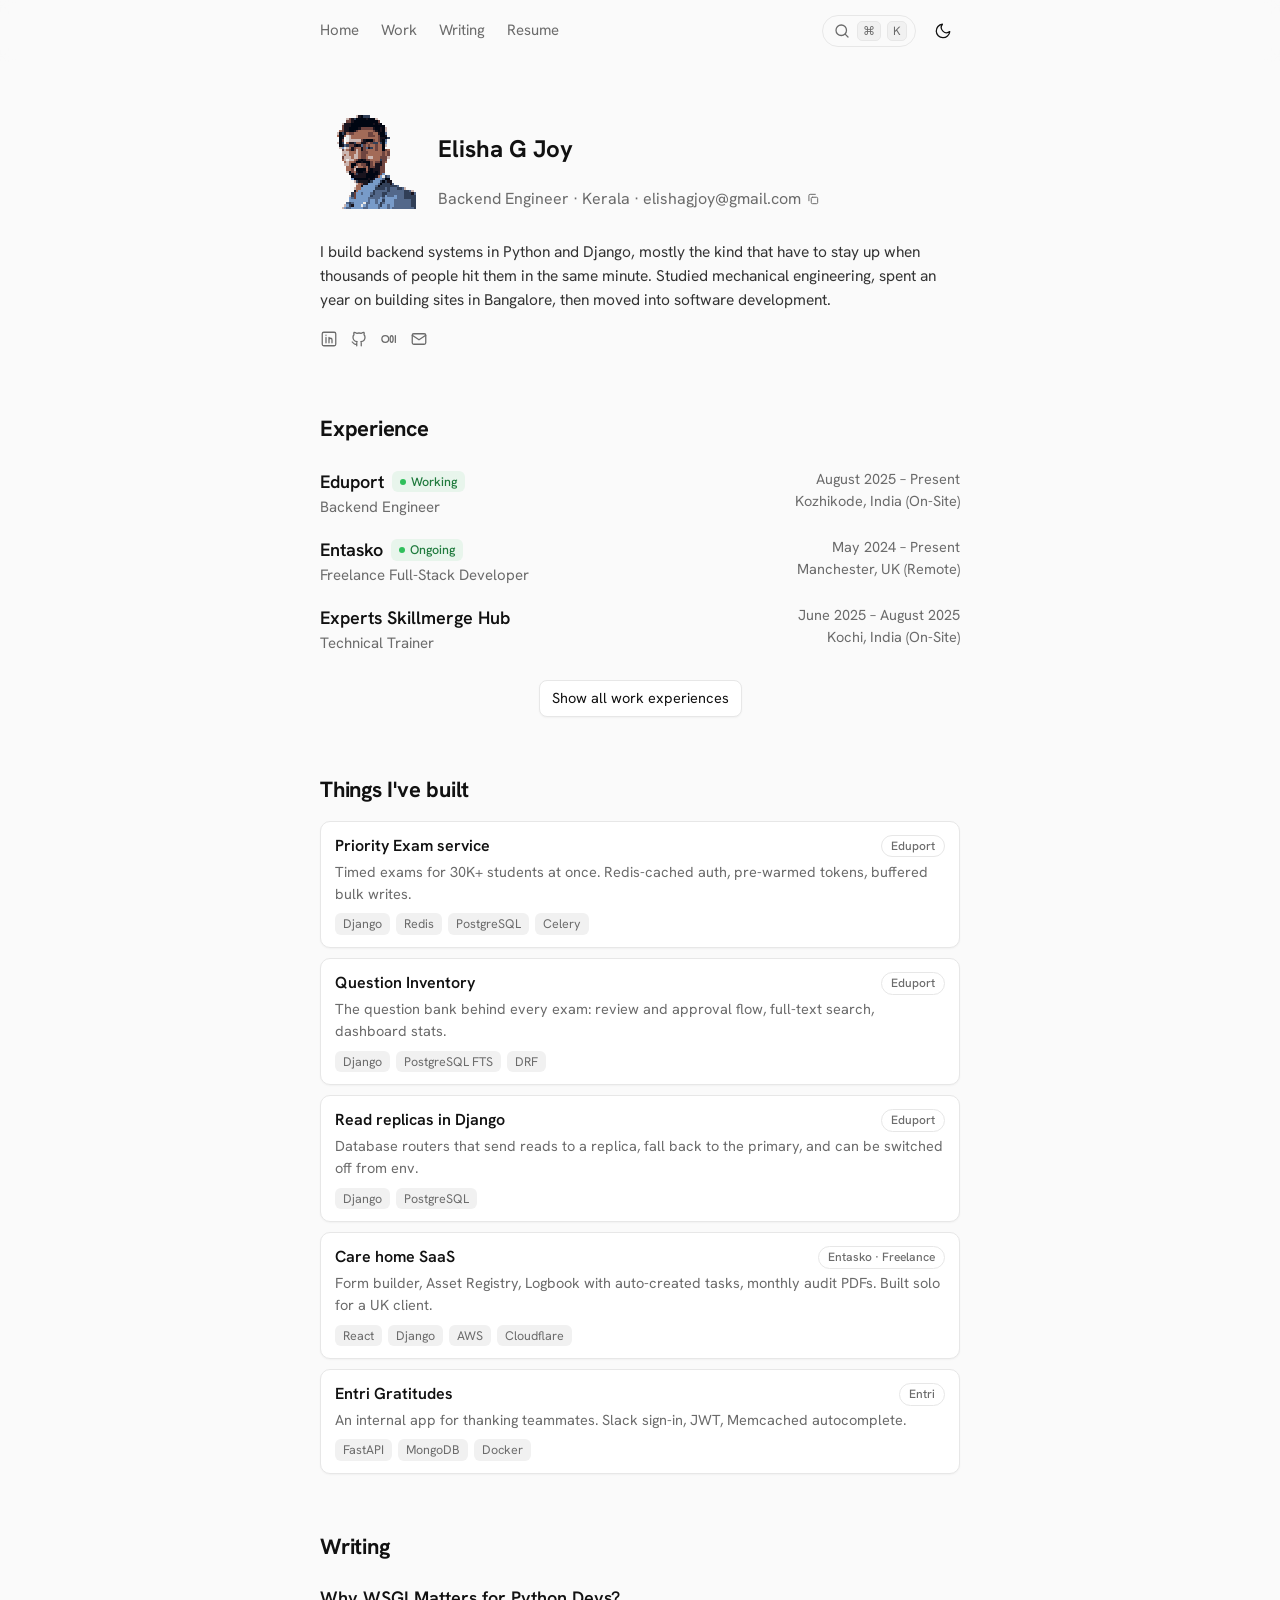
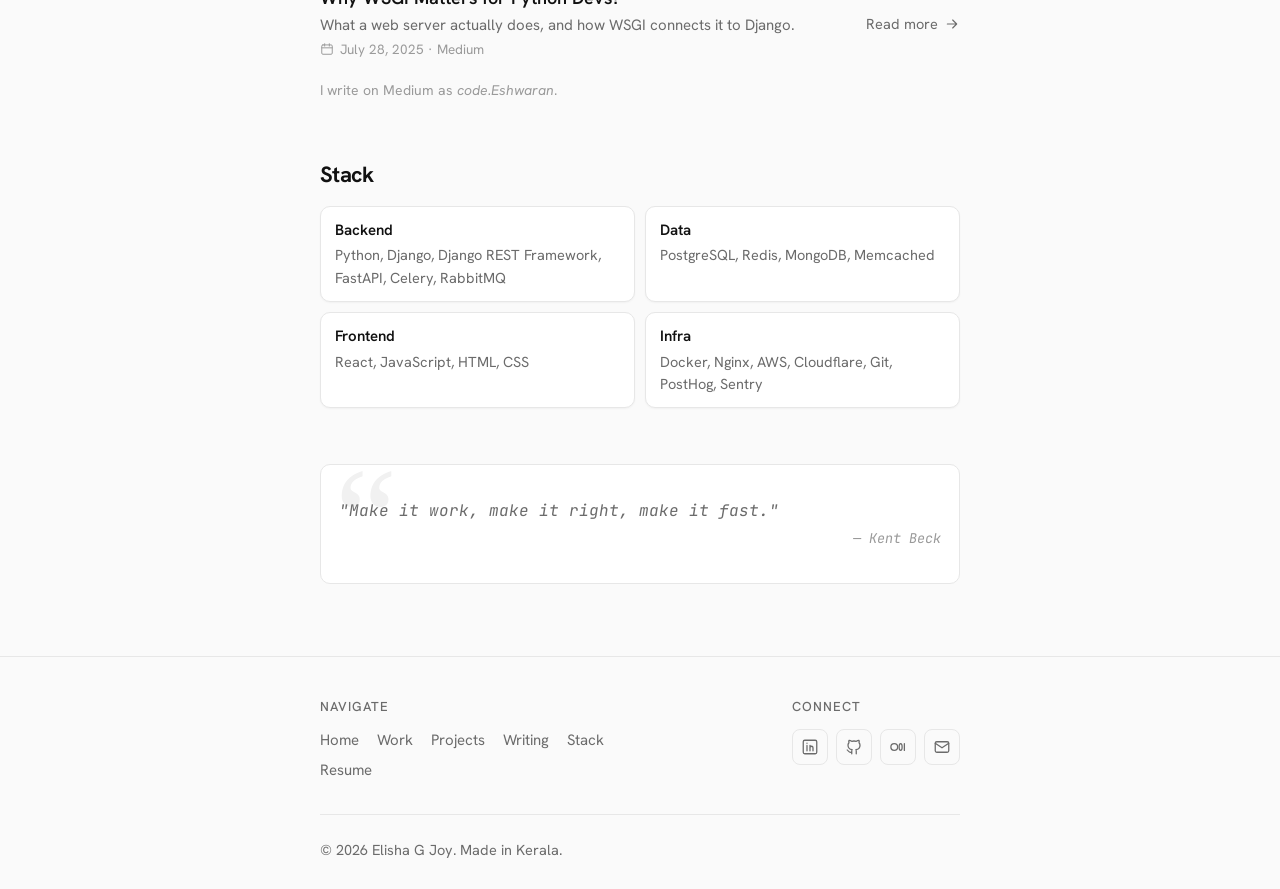
<file: index.html>
<!doctype html>
<html lang="en">
<head>
  <meta charset="utf-8">
  <meta name="viewport" content="width=device-width, initial-scale=1">
  <title>Elisha G Joy · Backend Engineer</title>
  <meta name="description" content="Backend engineer from Kerala. Python, Django, PostgreSQL, Redis. I build systems that stay up when a lot of people show up at once.">
  <meta property="og:title" content="Elisha G Joy · Backend Engineer">
  <meta property="og:description" content="Python, Django, PostgreSQL, Redis. Systems that stay up under load.">
  <meta property="og:type" content="website">
  <meta property="og:image" content="assets/photo.jpg">
  <meta name="twitter:card" content="summary">
  <link rel="icon" href="assets/favicon.svg" type="image/svg+xml">
  <link rel="preconnect" href="https://fonts.googleapis.com">
  <link rel="preconnect" href="https://fonts.gstatic.com" crossorigin>
  <link href="https://fonts.googleapis.com/css2?family=Hanken+Grotesk:wght@400;500;600;700&family=JetBrains+Mono:ital,wght@0,400;1,400&display=swap" rel="stylesheet">
  <link rel="stylesheet" href="styles.css">
  <script>
    // set theme before paint so there's no flash
    try {
      const t = localStorage.getItem('theme');
      if (t) document.documentElement.dataset.theme = t;
    } catch (e) {}
  </script>
</head>
<body>

<header class="nav">
  <div class="nav-inner">
    <nav class="links">
      <a href="#top">Home</a>
      <a href="#work">Work</a>
      <a href="#writing">Writing</a>
      <a href="resume.pdf" target="_blank" rel="noopener">Resume</a>
    </nav>
    <div class="actions">
      <button class="search" id="open-palette" aria-label="Search">
        <svg viewBox="0 0 24 24"><circle cx="11" cy="11" r="7"/><path d="m20 20-3.5-3.5"/></svg>
        <kbd>⌘</kbd><kbd>K</kbd>
      </button>
      <button class="icon-btn" id="theme-toggle" aria-label="Toggle dark mode">
        <svg class="moon" viewBox="0 0 24 24"><path d="M21 12.8A9 9 0 1 1 11.2 3a7 7 0 0 0 9.8 9.8z"/></svg>
        <svg class="sun" viewBox="0 0 24 24"><circle cx="12" cy="12" r="4"/><path d="M12 2v2M12 20v2M4.9 4.9l1.4 1.4M17.7 17.7l1.4 1.4M2 12h2M20 12h2M4.9 19.1l1.4-1.4M17.7 6.3l1.4-1.4"/></svg>
      </button>
    </div>
  </div>
</header>

<main id="top" class="container">

  <section class="hero">
    <img class="avatar pixel" src="assets/avatar-pixel.png" alt="Elisha G Joy, pixel art" width="96" height="96">
    <div>
      <h1>Elisha G Joy</h1>
      <p class="sub">
        Backend Engineer · Kerala ·
        <button class="copy" id="copy-email" data-email="elishagjoy@gmail.com">
          elishagjoy@gmail.com
          <svg viewBox="0 0 24 24"><rect x="9" y="9" width="11" height="11" rx="2"/><path d="M5 15V6a2 2 0 0 1 2-2h9"/></svg>
        </button>
      </p>
    </div>
  </section>

  <p class="bio">
    I build backend systems in Python and Django, mostly the kind that have to stay up when thousands of people hit them in the same minute.
    Studied mechanical engineering, spent an year on building sites in Bangalore, then moved into software development.
  </p>

  <div class="socials">
    <a href="https://www.linkedin.com/in/elisha-joy-1757861b7/" target="_blank" rel="noopener" aria-label="LinkedIn">
      <svg viewBox="0 0 24 24"><rect x="3" y="3" width="18" height="18" rx="2"/><path d="M8 10v7M8 7v.01M12 17v-4a2 2 0 0 1 4 0v4M12 10v7"/></svg>
    </a>
    <a href="https://github.com/elisha-joy22" target="_blank" rel="noopener" aria-label="GitHub">
      <svg viewBox="0 0 24 24"><path d="M9 19c-4.3 1.4-4.3-2.5-6-3m12 5v-3.5c0-1 .1-1.4-.5-2 2.8-.3 5.5-1.4 5.5-6a4.6 4.6 0 0 0-1.3-3.2 4.2 4.2 0 0 0-.1-3.2s-1.1-.3-3.5 1.3a12.3 12.3 0 0 0-6.2 0C6.5 2.8 5.4 3.1 5.4 3.1a4.2 4.2 0 0 0-.1 3.2A4.6 4.6 0 0 0 4 9.5c0 4.6 2.7 5.7 5.5 6-.6.6-.6 1.2-.5 2V21"/></svg>
    </a>
    <a href="https://medium.com/@elishagjoy98" target="_blank" rel="noopener" aria-label="Medium">
      <svg viewBox="0 0 24 24"><circle cx="7" cy="12" r="4.5"/><ellipse cx="15.5" cy="12" rx="2" ry="4.5"/><path d="M20.5 7.5v9"/></svg>
    </a>
    <a href="mailto:elishagjoy@gmail.com" aria-label="Email">
      <svg viewBox="0 0 24 24"><rect x="3" y="5" width="18" height="14" rx="2"/><path d="m3 7 9 6 9-6"/></svg>
    </a>
  </div>

  <section id="work">
    <h2>Experience</h2>

    <div class="xp">
      <details class="role">
        <summary>
          <div class="l"><span class="co">Eduport</span><span class="badge">Working</span><span class="title">Backend Engineer</span></div>
          <div class="r">August 2025 – Present<br>Kozhikode, India (On-Site)</div>
        </summary>
        <ul>
          <li>Built the Priority Exam service for timed exams with thousands of students (30K+) online at once. Auth tokens are cached in Redis and pre-warmed before each exam, so logins never touch PostgreSQL.</li>
          <li>Buffered answer submissions into bulk database writes, handled out-of-order cases like a submit arriving before its start record, and load-tested the flow before launch.</li>
          <li>Set up PostgreSQL read replicas with Django database routers, with fallback to the primary and kill switches set from the environment.</li>
          <li>Built the Question Inventory backend: review flow, filters, full-text search and dashboard stats. Made slow pages fast by removing N+1 queries and adding indexes.</li>
          <li>Moved the exam engine onto the new question bank: marking schemes, multi-answer MCQs, numeric answers, ranks.</li>
          <li>Mentor app, Razorpay autopay fixes, and server-side PostHog events sent through Celery.</li>
        </ul>
      </details>

      <details class="role">
        <summary>
          <div class="l"><span class="co">Entasko</span><span class="badge">Ongoing</span><span class="title">Freelance Full-Stack Developer</span></div>
          <div class="r">May 2024 – Present<br>Manchester, UK (Remote)</div>
        </summary>
        <ul>
          <li>Built a care home management SaaS end to end with React, Django and PostgreSQL on AWS (eu-west-2) behind Cloudflare. Now handle its maintenance and support.</li>
          <li>Form builder with default templates and custom fields, plus Asset Registry and Logbook modules where a form submission creates follow-up tasks automatically.</li>
          <li>Monthly PDF reports that care homes use for audits.</li>
        </ul>
      </details>

      <details class="role">
        <summary>
          <div class="l"><span class="co">Experts Skillmerge Hub</span><span class="title">Technical Trainer</span></div>
          <div class="r">June 2025 – August 2025<br>Kochi, India (On-Site)</div>
        </summary>
        <ul>
          <li>Taught Python, Django and machine learning at Jai Bharath College and guided student project teams.</li>
        </ul>
      </details>

      <div class="more" id="more-roles" hidden>
        <details class="role">
          <summary>
            <div class="l"><span class="co">Edex Foundations</span><span class="title">Technical Support &amp; Promotions</span></div>
            <div class="r">August 2024 – January 2025<br>Kochi, India (On-Site)</div>
          </summary>
          <ul>
            <li>Wrote Python scripts for data scraping, email outreach and lead tracking, replacing manual work for the sales team.</li>
          </ul>
        </details>

        <details class="role">
          <summary>
            <div class="l"><span class="co">Entri</span><span class="title">Product Engineer Intern</span></div>
            <div class="r">April 2023 – April 2024<br>Kochi, India (On-Site)</div>
          </summary>
          <ul>
            <li>Built internal tools used by Entri staff, in Django and FastAPI.</li>
            <li>Entri Gratitudes: a peer-appreciation app on FastAPI and MongoDB, with Slack sign-in and JWT, Memcached for email autocomplete, shipped in Docker.</li>
            <li>Entri Lunch: daily lunch polls, headcounts and check-in, with an admin panel to schedule polls.</li>
          </ul>
        </details>

        <details class="role">
          <summary>
            <div class="l"><span class="co">Trinity MEP Solutions</span><span class="title">MEP Engineer</span></div>
            <div class="r">2020 – 2022<br>Bangalore, India (On-Site)</div>
          </summary>
          <ul>
            <li>Read and checked mechanical, electrical and plumbing drawings, and sorted out on-site issues before they held up work.</li>
            <li>Daily inspections, quality checks, site reports, and testing and handover of MEP systems.</li>
            <li>Got the Best Employee award for July.</li>
          </ul>
        </details>
      </div>

      <button class="pill" id="toggle-roles">Show all work experiences</button>
    </div>
  </section>

  <section id="projects">
    <h2>Things I've built</h2>
    <div class="cards">
      <article class="card">
        <div class="card-head"><h3>Priority Exam service</h3><span class="where">Eduport</span></div>
        <p>Timed exams for 30K+ students at once. Redis-cached auth, pre-warmed tokens, buffered bulk writes.</p>
        <div class="tags"><span>Django</span><span>Redis</span><span>PostgreSQL</span><span>Celery</span></div>
      </article>
      <article class="card">
        <div class="card-head"><h3>Question Inventory</h3><span class="where">Eduport</span></div>
        <p>The question bank behind every exam: review and approval flow, full-text search, dashboard stats.</p>
        <div class="tags"><span>Django</span><span>PostgreSQL FTS</span><span>DRF</span></div>
      </article>
      <article class="card">
        <div class="card-head"><h3>Read replicas in Django</h3><span class="where">Eduport</span></div>
        <p>Database routers that send reads to a replica, fall back to the primary, and can be switched off from env.</p>
        <div class="tags"><span>Django</span><span>PostgreSQL</span></div>
      </article>
      <article class="card">
        <div class="card-head"><h3>Care home SaaS</h3><span class="where">Entasko · Freelance</span></div>
        <p>Form builder, Asset Registry, Logbook with auto-created tasks, monthly audit PDFs. Built solo for a UK client.</p>
        <div class="tags"><span>React</span><span>Django</span><span>AWS</span><span>Cloudflare</span></div>
      </article>
      <article class="card">
        <div class="card-head"><h3>Entri Gratitudes</h3><span class="where">Entri</span></div>
        <p>An internal app for thanking teammates. Slack sign-in, JWT, Memcached autocomplete.</p>
        <div class="tags"><span>FastAPI</span><span>MongoDB</span><span>Docker</span></div>
      </article>
    </div>
  </section>

  <section id="writing">
    <h2>Writing</h2>
    <a class="post" href="https://medium.com/@elishagjoy98/why-wsgi-matters-for-python-devs-6f268c8d4d8a" target="_blank" rel="noopener">
      <div>
        <h3>Why WSGI Matters for Python Devs?</h3>
        <p>What a web server actually does, and how WSGI connects it to Django.</p>
        <span class="date">
          <svg viewBox="0 0 24 24"><rect x="3" y="5" width="18" height="16" rx="2"/><path d="M3 10h18M8 3v4M16 3v4"/></svg>
          July 28, 2025 · Medium
        </span>
      </div>
      <span class="read">Read more <svg viewBox="0 0 24 24"><path d="M5 12h14M13 6l6 6-6 6"/></svg></span>
    </a>
    <p class="note">I write on Medium as <em>code.Eshwaran</em>.</p>
  </section>

  <section id="stack">
    <h2>Stack</h2>
    <div class="stack">
      <div><h4>Backend</h4><p>Python, Django, Django REST Framework, FastAPI, Celery, RabbitMQ</p></div>
      <div><h4>Data</h4><p>PostgreSQL, Redis, MongoDB, Memcached</p></div>
      <div><h4>Frontend</h4><p>React, JavaScript, HTML, CSS</p></div>
      <div><h4>Infra</h4><p>Docker, Nginx, AWS, Cloudflare, Git, PostHog, Sentry</p></div>
    </div>
  </section>

  <section>
    <blockquote class="quote">
      <span class="mark">“</span>
      <p>"Make it work, make it right, make it fast."</p>
      <cite>— Kent Beck</cite>
    </blockquote>
  </section>

</main>

<footer class="footer">
  <div class="container">
    <div class="foot-grid">
      <div>
        <h5>Navigate</h5>
        <div class="foot-links">
          <a href="#top">Home</a><a href="#work">Work</a><a href="#projects">Projects</a>
          <a href="#writing">Writing</a><a href="#stack">Stack</a><a href="resume.pdf" target="_blank" rel="noopener">Resume</a>
        </div>
      </div>
      <div>
        <h5>Connect</h5>
        <div class="foot-icons">
          <a href="https://www.linkedin.com/in/elisha-joy-1757861b7/" target="_blank" rel="noopener" aria-label="LinkedIn"><svg viewBox="0 0 24 24"><rect x="3" y="3" width="18" height="18" rx="2"/><path d="M8 10v7M8 7v.01M12 17v-4a2 2 0 0 1 4 0v4M12 10v7"/></svg></a>
          <a href="https://github.com/elisha-joy22" target="_blank" rel="noopener" aria-label="GitHub"><svg viewBox="0 0 24 24"><path d="M9 19c-4.3 1.4-4.3-2.5-6-3m12 5v-3.5c0-1 .1-1.4-.5-2 2.8-.3 5.5-1.4 5.5-6a4.6 4.6 0 0 0-1.3-3.2 4.2 4.2 0 0 0-.1-3.2s-1.1-.3-3.5 1.3a12.3 12.3 0 0 0-6.2 0C6.5 2.8 5.4 3.1 5.4 3.1a4.2 4.2 0 0 0-.1 3.2A4.6 4.6 0 0 0 4 9.5c0 4.6 2.7 5.7 5.5 6-.6.6-.6 1.2-.5 2V21"/></svg></a>
          <a href="https://medium.com/@elishagjoy98" target="_blank" rel="noopener" aria-label="Medium"><svg viewBox="0 0 24 24"><circle cx="7" cy="12" r="4.5"/><ellipse cx="15.5" cy="12" rx="2" ry="4.5"/><path d="M20.5 7.5v9"/></svg></a>
          <a href="mailto:elishagjoy@gmail.com" aria-label="Email"><svg viewBox="0 0 24 24"><rect x="3" y="5" width="18" height="14" rx="2"/><path d="m3 7 9 6 9-6"/></svg></a>
        </div>
      </div>
    </div>
    <p class="copyright">© <span id="year">2026</span> Elisha G Joy. Made in Kerala.</p>
  </div>
</footer>

<div class="palette" id="palette" hidden>
  <div class="palette-box" role="dialog" aria-label="Search">
    <input id="palette-input" type="text" placeholder="Type a command or search…" autocomplete="off">
    <ul id="palette-list"></ul>
  </div>
</div>

<div class="toast" id="toast" hidden>Email copied</div>

<script src="main.js"></script>
</body>
</html>
</file>
<file: styles.css>
:root {
  --bg: #fafafa;
  --fg: #111111;
  --muted: #6b6b6b;
  --faint: #9a9a9a;
  --line: #e7e7e7;
  --card: #ffffff;
  --chip: #f1f1f1;
  --badge-bg: #e8f5ec;
  --badge-fg: #1f7a3d;
  --badge-dot: #2fbf5b;
  --shadow: 0 1px 2px rgba(0, 0, 0, 0.04);
}

@media (prefers-color-scheme: dark) {
  :root:not([data-theme="light"]) {
    --bg: #0e0e0e;
    --fg: #ededed;
    --muted: #a0a0a0;
    --faint: #6f6f6f;
    --line: #232323;
    --card: #151515;
    --chip: #1d1d1d;
    --badge-bg: #12291b;
    --badge-fg: #6fdc93;
    --badge-dot: #3ddc6f;
    --shadow: none;
  }
}

:root[data-theme="dark"] {
  --bg: #0e0e0e;
  --fg: #ededed;
  --muted: #a0a0a0;
  --faint: #6f6f6f;
  --line: #232323;
  --card: #151515;
  --chip: #1d1d1d;
  --badge-bg: #12291b;
  --badge-fg: #6fdc93;
  --badge-dot: #3ddc6f;
  --shadow: none;
}

* { box-sizing: border-box; }
html { scroll-behavior: smooth; scroll-padding-top: 72px; }
body {
  margin: 0;
  background: var(--bg);
  color: var(--fg);
  font-family: "Hanken Grotesk", system-ui, -apple-system, sans-serif;
  font-size: 16px;
  line-height: 1.55;
  -webkit-font-smoothing: antialiased;
  transition: background 0.2s, color 0.2s;
}
a { color: inherit; text-decoration: none; }
svg { width: 18px; height: 18px; fill: none; stroke: currentColor; stroke-width: 1.7; stroke-linecap: round; stroke-linejoin: round; }
button { font: inherit; color: inherit; background: none; border: 0; cursor: pointer; padding: 0; }

.container { max-width: 672px; margin: 0 auto; padding: 0 16px; }

/* nav */
.nav { position: sticky; top: 0; z-index: 20; background: color-mix(in srgb, var(--bg) 85%, transparent); backdrop-filter: blur(8px); }
.nav-inner { max-width: 672px; margin: 0 auto; padding: 14px 16px; display: flex; align-items: center; justify-content: space-between; }
.links { display: flex; gap: 22px; }
.links a { color: var(--muted); font-size: 15px; }
.links a:hover { color: var(--fg); }
.actions { display: flex; align-items: center; gap: 10px; }
.search { display: flex; align-items: center; gap: 6px; padding: 5px 8px 5px 10px; border: 1px solid var(--line); border-radius: 999px; color: var(--muted); }
.search:hover { color: var(--fg); }
kbd { font-family: inherit; font-size: 12px; background: var(--chip); border: 1px solid var(--line); border-radius: 5px; padding: 0 5px; line-height: 18px; }
.icon-btn { width: 34px; height: 34px; display: grid; place-items: center; border-radius: 8px; color: var(--fg); }
.icon-btn:hover { background: var(--chip); }
.icon-btn .sun { display: none; }
:root[data-theme="dark"] .icon-btn .sun { display: block; }
:root[data-theme="dark"] .icon-btn .moon { display: none; }
@media (prefers-color-scheme: dark) {
  :root:not([data-theme="light"]) .icon-btn .sun { display: block; }
  :root:not([data-theme="light"]) .icon-btn .moon { display: none; }
}

/* hero */
.hero { display: flex; align-items: center; gap: 22px; margin-top: 48px; }
.avatar { width: 96px; height: 96px; border-radius: 50%; object-fit: cover; object-position: center 25%; border: 1px solid var(--line); flex: none; }
.avatar.pixel { border-radius: 0; border: 0; object-fit: contain; image-rendering: pixelated; }
/* every 4 seconds the whole avatar hops up a little and back */
@keyframes hop { 0%, 82%, 100% { transform: translateY(0); } 88% { transform: translateY(-4px); } 94% { transform: translateY(0); } }
.avatar.pixel { animation: hop 4s steps(1, end) infinite; }
@media (prefers-reduced-motion: reduce) { .avatar.pixel { animation: none; } }

}
.hero h1 { font-size: 26px; font-weight: 700; margin: 0; letter-spacing: -0.01em; }
.sub { margin: 2px 0 0; color: var(--muted); font-size: 16px; display: flex; flex-wrap: wrap; align-items: center; gap: 4px; }
.copy { display: inline-flex; align-items: center; gap: 5px; color: var(--muted); }
.copy:hover { color: var(--fg); }
.copy svg { width: 14px; height: 14px; }
.bio { margin: 28px 0 0; color: var(--fg); font-size: 15.5px; opacity: 0.85; }
.socials { display: flex; gap: 12px; margin-top: 18px; color: var(--muted); }
.socials a:hover { color: var(--fg); }

/* sections */
section { margin-top: 56px; }
h2 { font-size: 22px; font-weight: 700; margin: 0 0 14px; letter-spacing: -0.01em; }

/* experience */
.role { border-bottom: 1px solid transparent; }
.role summary { list-style: none; cursor: pointer; display: flex; justify-content: space-between; gap: 16px; padding: 8px 0; }
.role summary::-webkit-details-marker { display: none; }
.role .l { display: flex; flex-wrap: wrap; align-items: center; column-gap: 8px; }
.role .co { font-size: 18px; font-weight: 600; }
.role .title { flex-basis: 100%; color: var(--muted); font-size: 15px; }
.role .r { text-align: right; color: var(--muted); font-size: 14.5px; white-space: nowrap; }
.role[open] summary .co { text-decoration: underline; text-underline-offset: 4px; text-decoration-color: var(--line); }
.role ul { margin: 4px 0 14px; padding-left: 18px; color: var(--muted); font-size: 15px; }
.role li { margin: 4px 0; }
.badge { display: inline-flex; align-items: center; gap: 5px; font-size: 12.5px; font-weight: 500; background: var(--badge-bg); color: var(--badge-fg); padding: 1px 8px; border-radius: 6px; }
.badge::before { content: ""; width: 6px; height: 6px; border-radius: 50%; background: var(--badge-dot); }
.pill { display: block; margin: 16px auto 0; border: 1px solid var(--line); border-radius: 8px; padding: 6px 12px; font-size: 14.5px; background: var(--card); box-shadow: var(--shadow); }
.pill:hover { border-color: var(--faint); }

/* project cards */
.cards { display: grid; gap: 10px; }
.card { background: var(--card); border: 1px solid var(--line); border-radius: 10px; padding: 12px 14px; box-shadow: var(--shadow); transition: border-color 0.15s; }
.card:hover { border-color: var(--faint); }
.card h3 { margin: 0; font-size: 16px; font-weight: 600; }
.card-head { display: flex; align-items: center; justify-content: space-between; gap: 10px; }
.where { flex: none; font-size: 12px; font-weight: 500; color: var(--muted); border: 1px solid var(--line); border-radius: 999px; padding: 1px 9px; white-space: nowrap; }
.card p { margin: 2px 0 8px; color: var(--muted); font-size: 14.5px; }
.tags { display: flex; flex-wrap: wrap; gap: 6px; }
.tags span { font-size: 12.5px; background: var(--chip); color: var(--muted); padding: 1px 8px; border-radius: 6px; }

/* writing */
.post { display: flex; justify-content: space-between; align-items: center; gap: 16px; padding: 6px 0; }
.post h3 { margin: 0; font-size: 18px; font-weight: 600; }
.post p { margin: 2px 0; color: var(--muted); font-size: 15px; }
.post .date { display: inline-flex; align-items: center; gap: 6px; color: var(--faint); font-size: 13.5px; }
.post .date svg { width: 14px; height: 14px; }
.read { display: inline-flex; align-items: center; gap: 6px; color: var(--muted); font-size: 14.5px; white-space: nowrap; }
.post:hover .read { color: var(--fg); }
.read svg { width: 16px; height: 16px; transition: transform 0.15s; }
.post:hover .read svg { transform: translateX(3px); }
.note { color: var(--faint); font-size: 14px; margin: 10px 0 0; }

/* stack */
.stack { display: grid; grid-template-columns: 1fr 1fr; gap: 10px; }
.stack div { background: var(--card); border: 1px solid var(--line); border-radius: 10px; padding: 12px 14px; box-shadow: var(--shadow); }
.stack h4 { margin: 0; font-size: 15px; font-weight: 600; }
.stack p { margin: 2px 0 0; color: var(--muted); font-size: 14.5px; }

/* quote */
.quote { position: relative; margin: 0; border: 1px solid var(--line); border-radius: 10px; padding: 34px 18px; background: var(--card); overflow: hidden; font-family: "JetBrains Mono", ui-monospace, monospace; }
.quote .mark { position: absolute; left: 14px; top: -18px; font-size: 140px; color: var(--chip); font-family: Georgia, serif; line-height: 1; }
.quote p { position: relative; margin: 0; font-style: italic; font-size: 16px; color: var(--muted); }
.quote cite { position: relative; display: block; text-align: right; color: var(--faint); font-size: 13.5px; margin-top: 4px; }

/* footer */
.footer { margin-top: 72px; border-top: 1px solid var(--line); padding: 40px 0 28px; }
.foot-grid { display: flex; justify-content: space-between; gap: 32px; flex-wrap: wrap; }
.footer h5 { margin: 0 0 12px; font-size: 13px; font-weight: 500; letter-spacing: 0.08em; text-transform: uppercase; color: var(--muted); }
.foot-links { display: flex; flex-wrap: wrap; gap: 6px 18px; max-width: 320px; }
.foot-links a { color: var(--muted); font-size: 15px; }
.foot-links a:hover { color: var(--fg); }
.foot-icons { display: flex; gap: 8px; }
.foot-icons a { width: 36px; height: 36px; display: grid; place-items: center; border: 1px solid var(--line); border-radius: 8px; color: var(--muted); }
.foot-icons a:hover { color: var(--fg); border-color: var(--faint); }
.copyright { margin: 32px 0 0; padding-top: 24px; border-top: 1px solid var(--line); color: var(--muted); font-size: 14.5px; }

/* palette */
.palette { position: fixed; inset: 0; z-index: 50; background: rgba(0, 0, 0, 0.35); display: flex; justify-content: center; align-items: flex-start; padding: 14vh 16px 0; }
.palette[hidden] { display: none; }
.palette-box { width: 100%; max-width: 520px; background: var(--card); border: 1px solid var(--line); border-radius: 12px; overflow: hidden; box-shadow: 0 20px 60px rgba(0, 0, 0, 0.25); }
.palette-box input { width: 100%; border: 0; border-bottom: 1px solid var(--line); background: transparent; color: var(--fg); font: inherit; padding: 14px 16px; outline: none; }
.palette-box ul { list-style: none; margin: 0; padding: 6px; max-height: 320px; overflow: auto; }
.palette-box li { padding: 9px 10px; border-radius: 8px; cursor: pointer; display: flex; justify-content: space-between; color: var(--fg); }
.palette-box li small { color: var(--faint); }
.palette-box li.active, .palette-box li:hover { background: var(--chip); }

.toast { position: fixed; bottom: 24px; left: 50%; transform: translateX(-50%); background: var(--fg); color: var(--bg); padding: 8px 14px; border-radius: 8px; font-size: 14px; z-index: 60; }
.toast[hidden] { display: none; }

@media (max-width: 560px) {
  .links { gap: 14px; }
  .search kbd { display: none; }
  .hero { margin-top: 32px; gap: 16px; }
  .avatar { width: 72px; height: 72px; }
  .hero h1 { font-size: 22px; }
  .role summary { flex-direction: column; gap: 2px; }
  .role .r { text-align: left; white-space: normal; }
  .stack { grid-template-columns: 1fr; }
  .post { flex-direction: column; align-items: flex-start; }
}
</file>
